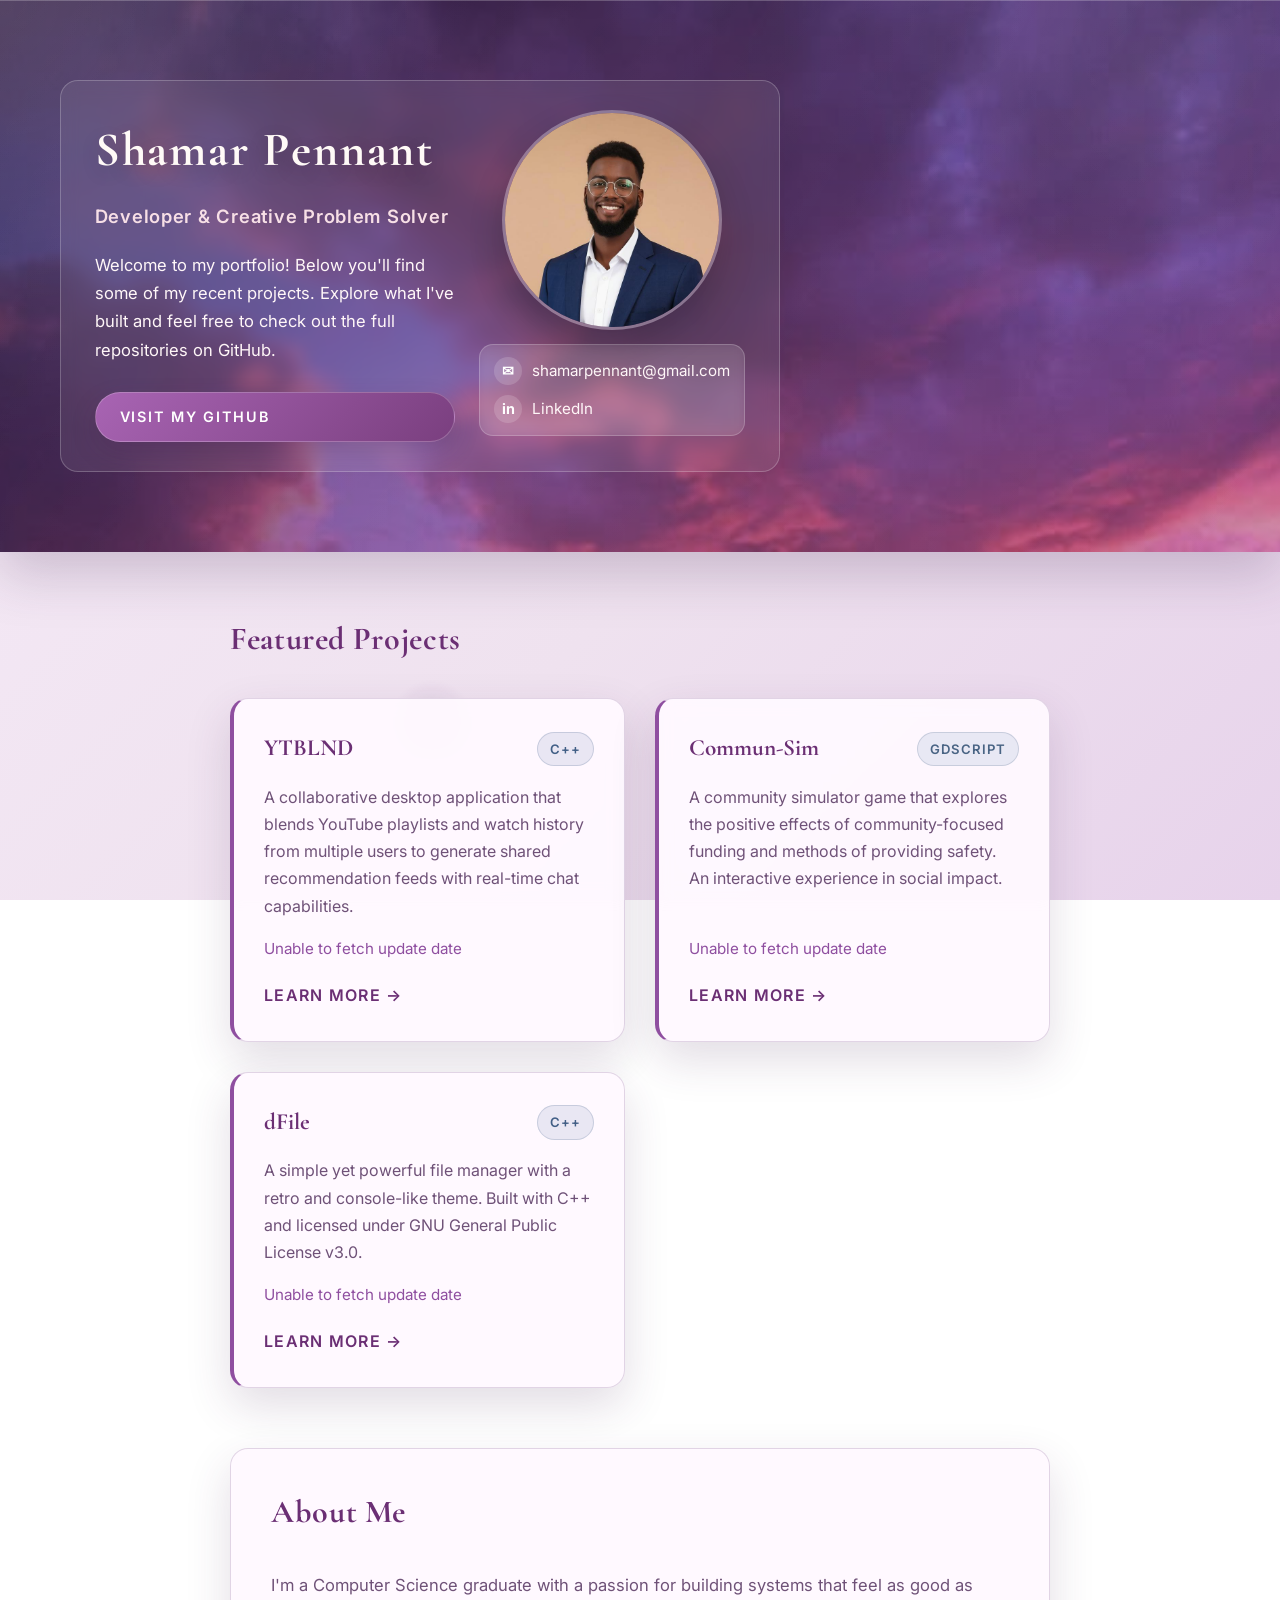
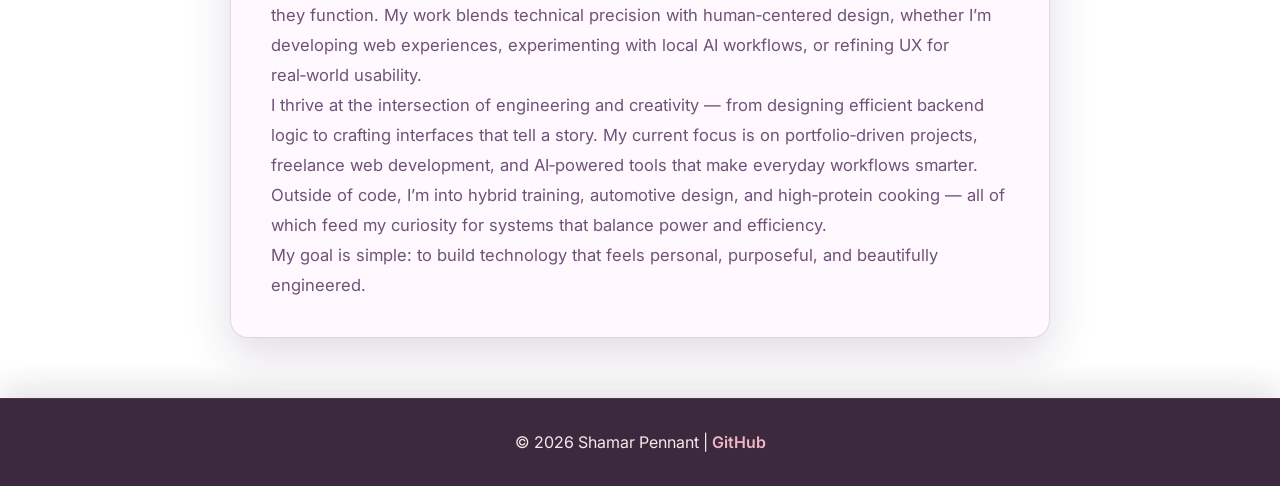
<file: index.html>
<!DOCTYPE html>
<html lang="en">
<head>
    <meta charset="UTF-8">
    <meta name="viewport" content="width=device-width, initial-scale=1.0">
    <title>Shamars Domain</title>
    <link rel="icon" type="image/svg+xml" href="resources/escape-favicon.svg">
    <link rel="apple-touch-icon" href="resources/escape-favicon.svg">

    <!-- Link to your stylesheet -->
    <link rel="stylesheet" href="css/style.css">
</head>

<body>
    <header class="hero">
        <div class="hero-content hero-content--split">
            <div class="hero-text">
                <h1>Shamar Pennant</h1>
                <p class="tagline">Developer & Creative Problem Solver</p>
                <p class="intro">
                    Welcome to my portfolio! Below you'll find some of my recent projects.
                    Explore what I've built and feel free to check out the full repositories on
                    GitHub.
                </p>
                <a href="https://github.com/slipnut44" class="cta-button hero-cta hero-cta--desktop">Visit My GitHub</a>
            </div>
            <div class="hero-side">
                <div class="hero-profile">
                    <img src="resources/desean_upper.jpeg" alt="Shamar Pennant portrait">
                </div>
                <div class="hero-contact" aria-label="Contact information">
                    <div class="contact-item">
                        <span class="contact-icon">✉</span>
                        <a href="mailto:shamarpennant@gmail.com">shamarpennant@gmail.com</a>
                    </div>
                    <div class="contact-item">
                        <span class="contact-icon">in</span>
                        <a href="https://www.linkedin.com/in/shamarpennant" target="_blank" rel="noopener noreferrer">LinkedIn</a>
                    </div>
                </div>
                <a href="https://github.com/slipnut44" class="cta-button hero-cta hero-cta--mobile">Visit My GitHub</a>
            </div>
        </div>
    </header>

    <main>
        <section class="projects-section">
            <h2 class="reveal-element">Featured Projects</h2>
            <div class="projects-container">
                <!-- Project 1: YTBLND -->
                <div class="project-card reveal-element">
                    <div class="project-header">
                        <h3>YTBLND</h3>
                        <span class="tech-badge cpp">C++</span>
                    </div>
                    <p class="project-description">A collaborative desktop application that blends YouTube playlists and watch history from multiple users to generate shared recommendation feeds with real-time chat capabilities.</p>
                    <div class="project-meta">
                        <span class="updated" data-repo="slipnut44/YTBLND">Loading...</span>
                    </div>
                    <a href="ytblnd.html" class="project-link">Learn More →</a>
                </div>
                <!-- Project 2: Commun-Sim -->
                <div class="project-card reveal-element">
                    <div class="project-header">
                        <h3>Commun-Sim</h3>
                        <span class="tech-badge gdscript">GDScript</span>
                    </div>
                    <p class="project-description">A community simulator game that explores the positive effects of community-focused funding and methods of providing safety. An interactive experience in social impact.</p>
                    <div class="project-meta">
                        <span class="updated" data-repo="slipnut44/Commun-Sim">Loading...</span>
                    </div>
                    <a href="commun-sim.html" class="project-link">Learn More →</a>
                </div>

                <!-- Project 3: dFile -->
                <div class="project-card reveal-element">
                    <div class="project-header">
                        <h3>dFile</h3>
                        <span class="tech-badge cpp">C++</span>
                    </div>
                    <p class="project-description">A simple yet powerful file manager with a retro and console-like theme. Built with C++ and licensed under GNU General Public License v3.0.</p>
                    <div class="project-meta">
                        <span class="updated" data-repo="slipnut44/dFile">Loading...</span>
                    </div>
                    <a href="dfile.html" class="project-link">Learn More →</a>
                </div>
            </div>
        </section>

        <section class="about-section">
            <h2 class="reveal-element">About Me</h2>
            <p class="reveal-element">I'm a Computer Science graduate with a passion for building systems that feel as good as they function. My work blends technical precision with human‑centered design, whether I’m developing web experiences, experimenting with local AI workflows, or refining UX for real‑world usability. <br> 

I thrive at the intersection of engineering and creativity — from designing efficient backend logic to crafting interfaces that tell a story. My current focus is on portfolio‑driven projects, freelance web development, and AI‑powered tools that make everyday workflows smarter. <br> 

Outside of code, I’m into hybrid training, automotive design, and high‑protein cooking — all of which feed my curiosity for systems that balance power and efficiency. <br> 

My goal is simple: to build technology that feels personal, purposeful, and beautifully engineered.</p>
        </section>

    </main>

    <footer>
        <p>© 2026 Shamar Pennant | <a href="https://github.com/slipnut44">GitHub</a></p>
    </footer>

    <!-- Link to your JavaScript file -->
    <script src="js/script.js"></script>
</body>
</html>
</file>
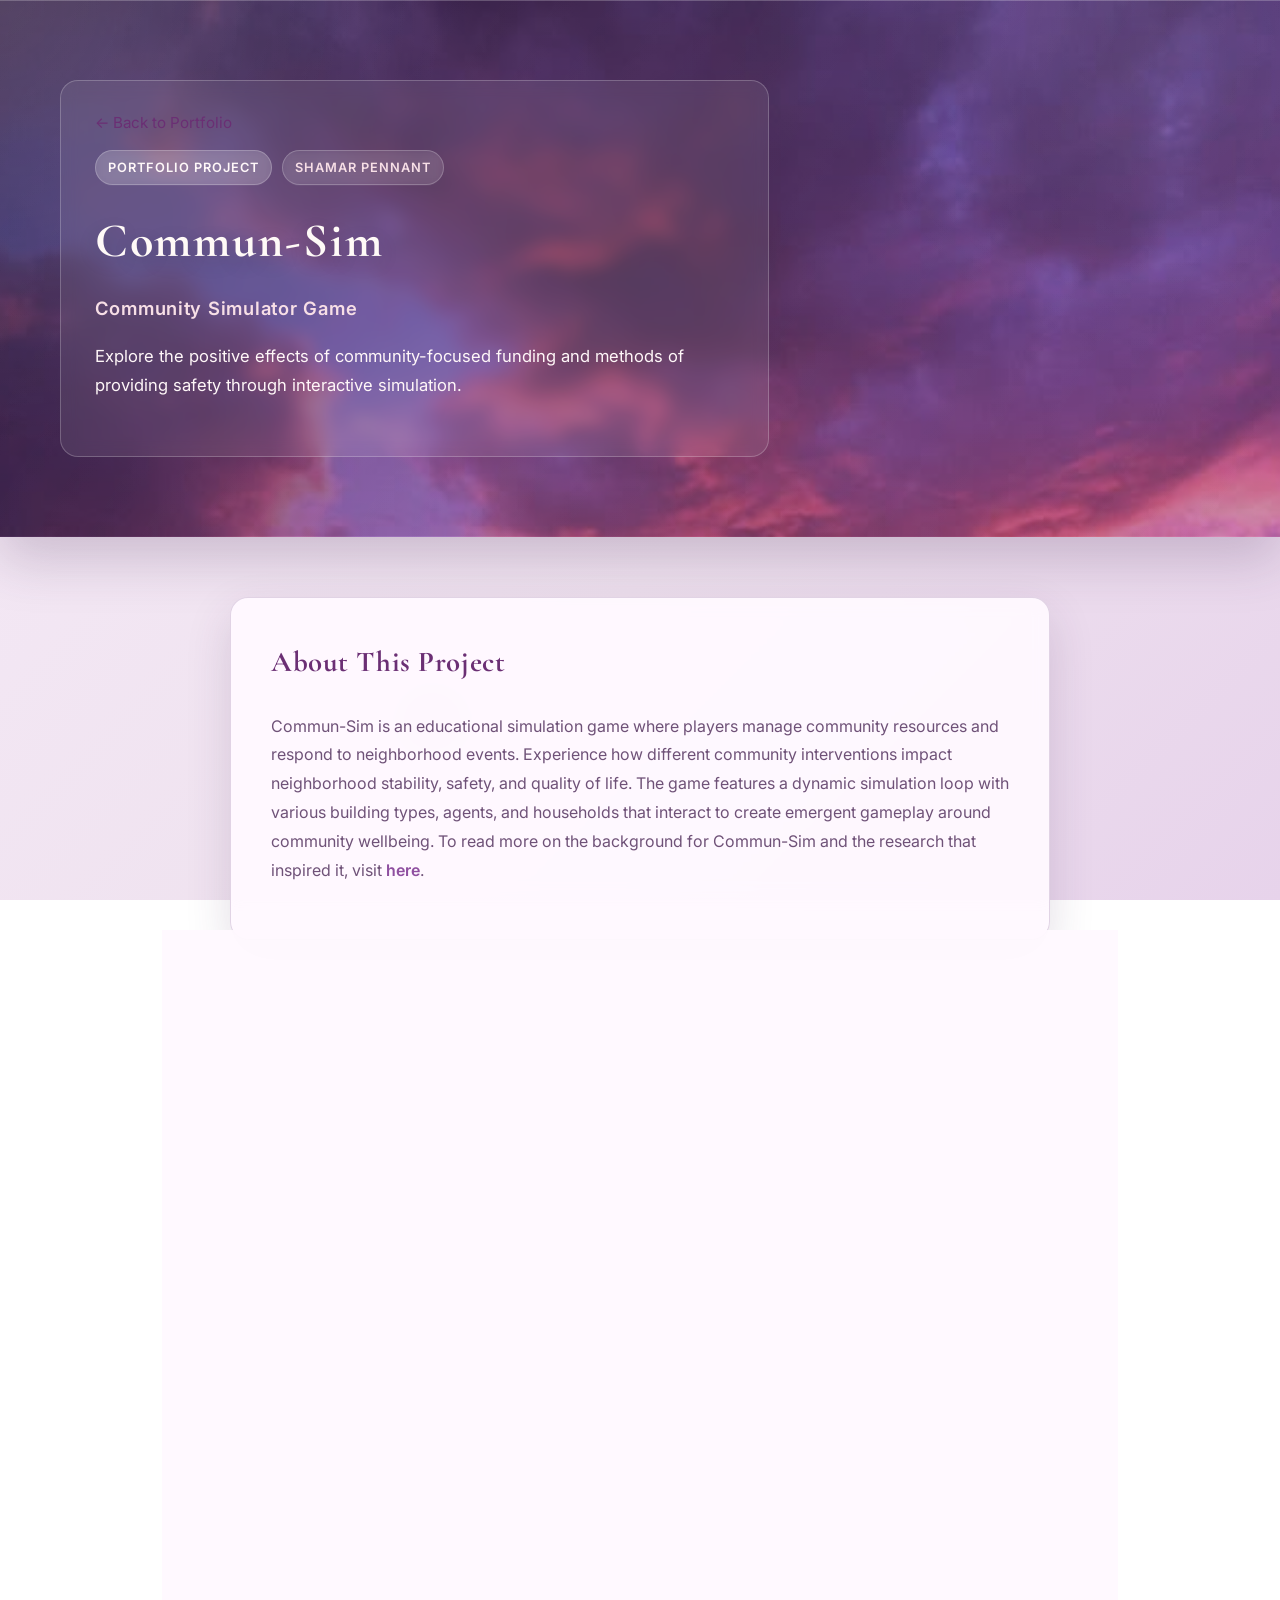
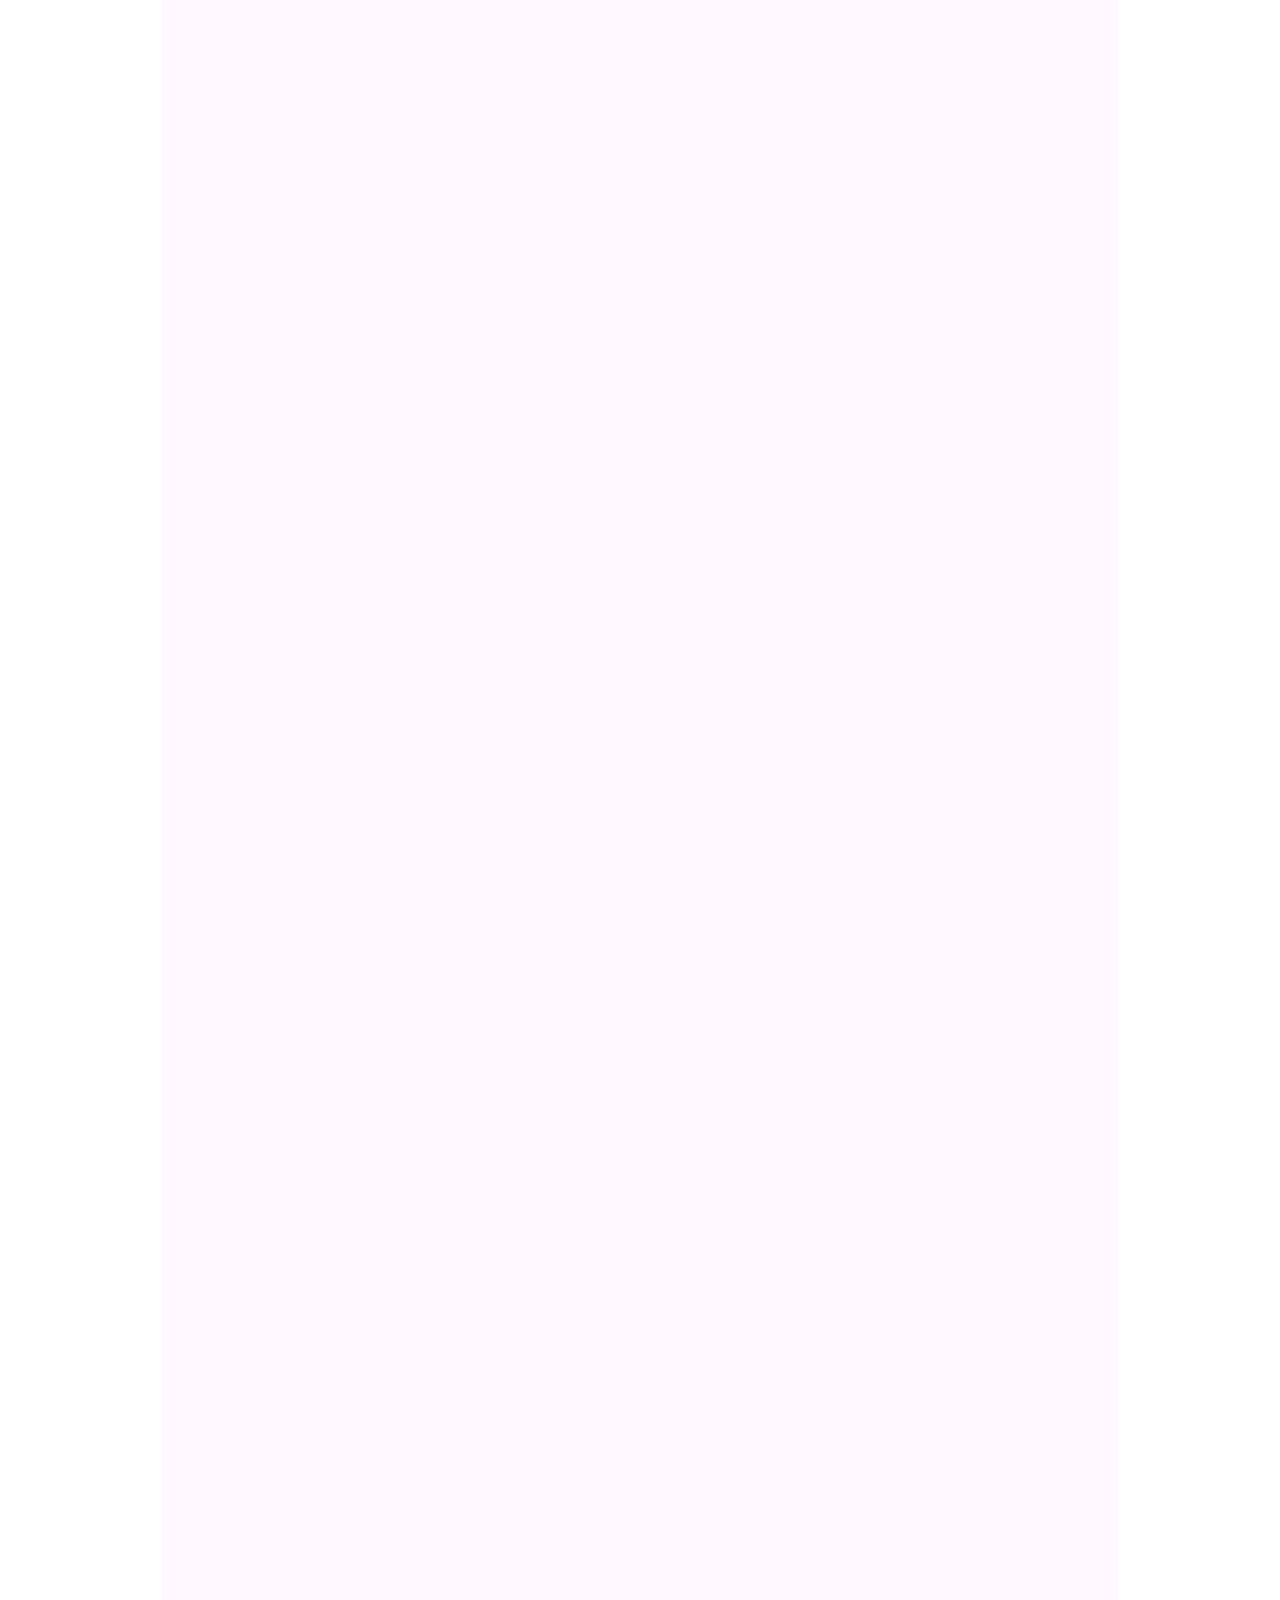
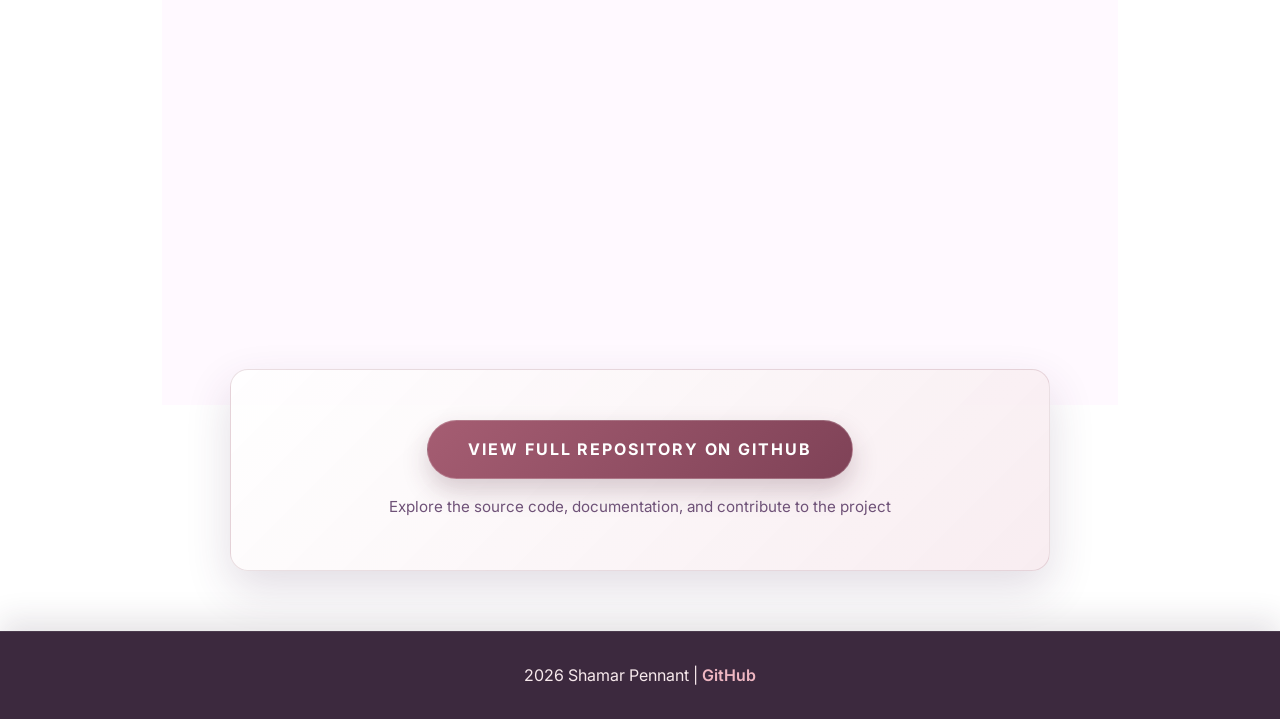
<file: commun-sim.html>
<!DOCTYPE html>
<html lang="en">
<head>
    <meta charset="UTF-8">
    <meta name="viewport" content="width=device-width, initial-scale=1.0">
    <title>Commun-Sim - Community Simulator Game</title>
    <link rel="icon" type="image/svg+xml" href="resources/escape-favicon.svg">
    <link rel="apple-touch-icon" href="resources/escape-favicon.svg">
    <link rel="stylesheet" href="css/style.css">
</head>

<body>
    <header class="hero">
        <div class="hero-content">
            <a href="index.html" class="back-link">← Back to Portfolio</a>
            <div class="hero-identity">
                <span class="hero-pill">Portfolio Project</span>
                <span class="hero-pill hero-pill--subtle">Shamar Pennant</span>
            </div>
            <h1>Commun-Sim</h1>
            <p class="tagline">Community Simulator Game</p>
            <p class="intro">
                Explore the positive effects of community-focused funding and methods of providing 
                safety through interactive simulation.
            </p>
        </div>
    </header>

    <main>
        <section class="project-detail-section reveal-element">
            <h2>About This Project</h2>
            <p>
                Commun-Sim is an educational simulation game where players manage community resources 
                and respond to neighborhood events. Experience how different community interventions 
                impact neighborhood stability, safety, and quality of life. The game features a dynamic 
                simulation loop with various building types, agents, and households that interact to 
                create emergent gameplay around community wellbeing.

                To read more on the background for Commun-Sim and the research that inspired it, visit 
                <a href="https://deseans-space.notion.site/Critical-Reflection-Abolition-Practices-Embodied-by-Commun-Sim-32512276ddb480809eccff10b4774814">here</a>.
            </p>
        </section>

        <section class="project-detail-section reveal-element">
            <h2>Core Features</h2>
            <div class="features-grid">
                <div class="feature-item">
                    <h3>Dynamic Simulation</h3>
                    <p>Real-time simulation loop where homes emit events based on stability. Watch as your decisions ripple through the community.</p>
                </div>
                <div class="feature-item">
                    <h3>Building Management</h3>
                    <p>Construct and manage Police Stations, Crisis Response Hubs, Social Services Offices, and Community Centers strategically.</p>
                </div>
                <div class="feature-item">
                    <h3>Agent System</h3>
                    <p>Specialized agents (Police, Crisis Responders, Social Workers, Community Workers) respond intelligently to neighborhood needs.</p>
                </div>
                <div class="feature-item">
                    <h3>Event-Driven gameplay</h3>
                    <p>Conflicts, mental health crises, and community needs occur dynamically based on neighborhood conditions.</p>
                </div>
                <div class="feature-item">
                    <h3>Resource Management</h3>
                    <p>Manage budgets, build infrastructure, and allocate resources to improve stability and safety metrics.</p>
                </div>
                <div class="feature-item">
                    <h3>Interactive UI</h3>
                    <p>Intuitive interface with build menus, statistics panels, event logs, and budget displays.</p>
                </div>
            </div>
        </section>

        <section class="project-detail-section reveal-element">
            <h2>Technical Details</h2>
            <div class="tech-info">
                <div class="tech-item">
                    <h3>Technology Stack</h3>
                    <ul>
                        <li><strong>Engine:</strong> Godot Engine 4.6+</li>
                        <li><strong>Language:</strong> GDScript</li>
                        <li><strong>Platform:</strong> Windows, macOS, Linux</li>
                        <li><strong>Architecture:</strong> Multi-node scene-based design</li>
                    </ul>
                </div>
                <div class="tech-item">
                    <h3>Key Components</h3>
                    <ul>
                        <li><strong>Sim_Manager:</strong> Core simulation autoload</li>
                        <li><strong>BuildingManager:</strong> Building placement & operations</li>
                        <li><strong>AgentManager:</strong> Agent behavior & spawning</li>
                        <li><strong>EventManager:</strong> Event generation & distribution</li>
                    </ul>
                </div>
                <div class="tech-item">
                    <h3>Requirements</h3>
                    <ul>
                        <li>Godot Engine 4.6 or later</li>
                    </ul>
                </div>
            </div>
        </section>

        <section class="project-detail-section reveal-element">
            <h2>Get Started</h2>
            <div class="get-started-content">
                <h3>Quick Start</h3>
                <ol>
                    <li>Download and install <a href="https://godotengine.org/download/" target="_blank">Godot Engine 4.6</a></li>
                    <li>Clone the repository: <code>git clone https://github.com/slipnut44/Commun-Sim.git</code></li>
                    <li>Open Godot and load the <code>src_</code> folder</li>
                    <li>Click Play (F5) to run the game in the editor</li>
                </ol>

                <h3>Building an Executable</h3>
                <ol>
                    <li>In Godot, go to <strong>File → Export Project</strong></li>
                    <li>Create or select an export preset for your platform</li>
                    <li>Configure export settings as needed</li>
                    <li>Click "Export Project" and select an output directory</li>
                    <li>Run the generated executable</li>
                </ol>

                <h3>Using the Prebuilt Binaries</h3>
                <ol>
                    <li>Clone the repository with <code>git clone https://github.com/slipnut44/Commun-Sim.git</code></li>
                    <li>Or, navigate to the <a href="https://github.com/slipnut44/Commun-Sim">repo</a>. Then navigate 
                        to src_/</li>
                    <li>Download the zip file titled <code>sample_files.zip</code> and extract it.
                        Ensuring that the extracted file contents are kept within the same directory.</li>
                </ol>

                <p>
                    For further details on how to use Commun-Sim, visit <a href="https://deseans-space.notion.site/Commun-Sim-32512276ddb48062b295cb040f5b241a">here</a>
                </p>
            </div>
        </section>

        <section class="cta-section reveal-element">
            <a href="https://github.com/slipnut44/Commun-Sim" class="cta-button primary" target="_blank">View Full Repository on GitHub</a>
            <p class="cta-subtitle">Explore the source code, documentation, and contribute to the project</p>
        </section>
    </main>

    <footer>
        <p>2026 Shamar Pennant | <a href="https://github.com/slipnut44">GitHub</a></p>
    </footer>

    <script src="js/script.js"></script>
</body>
</html>
</file>
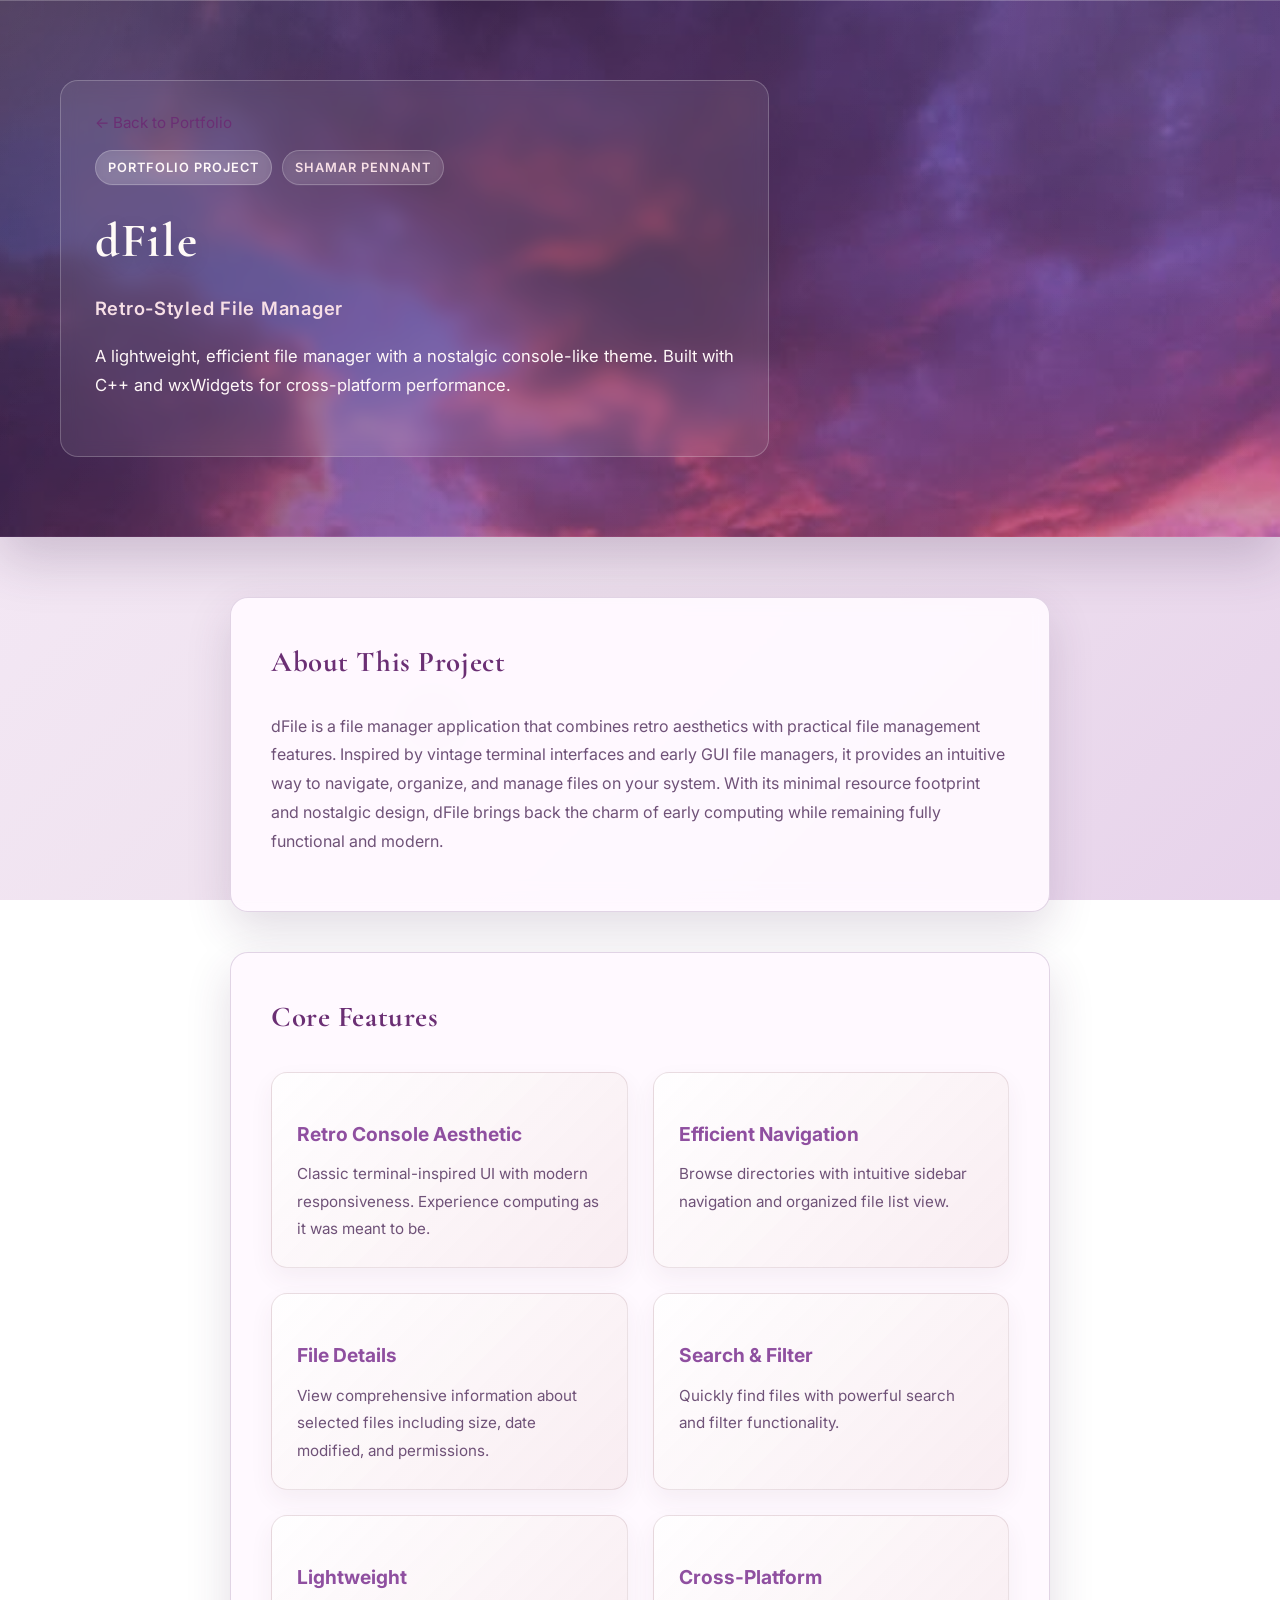
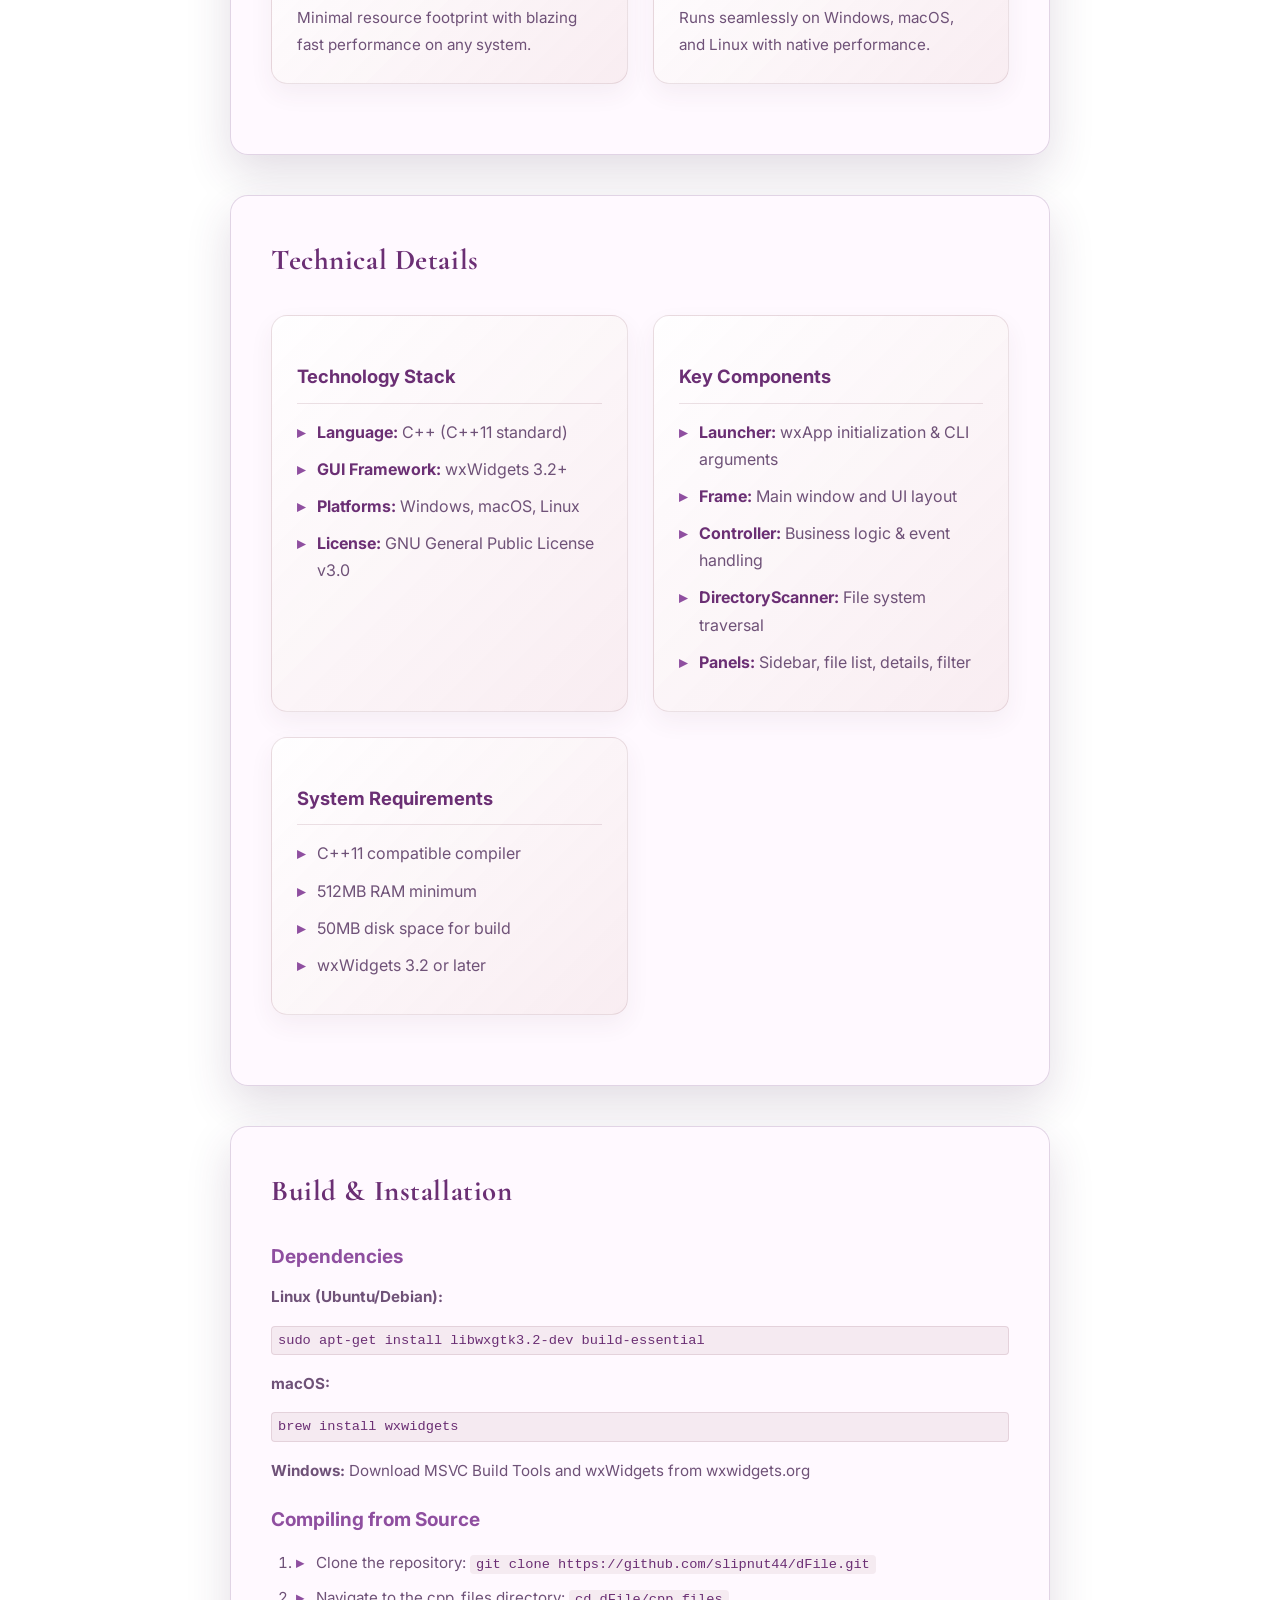
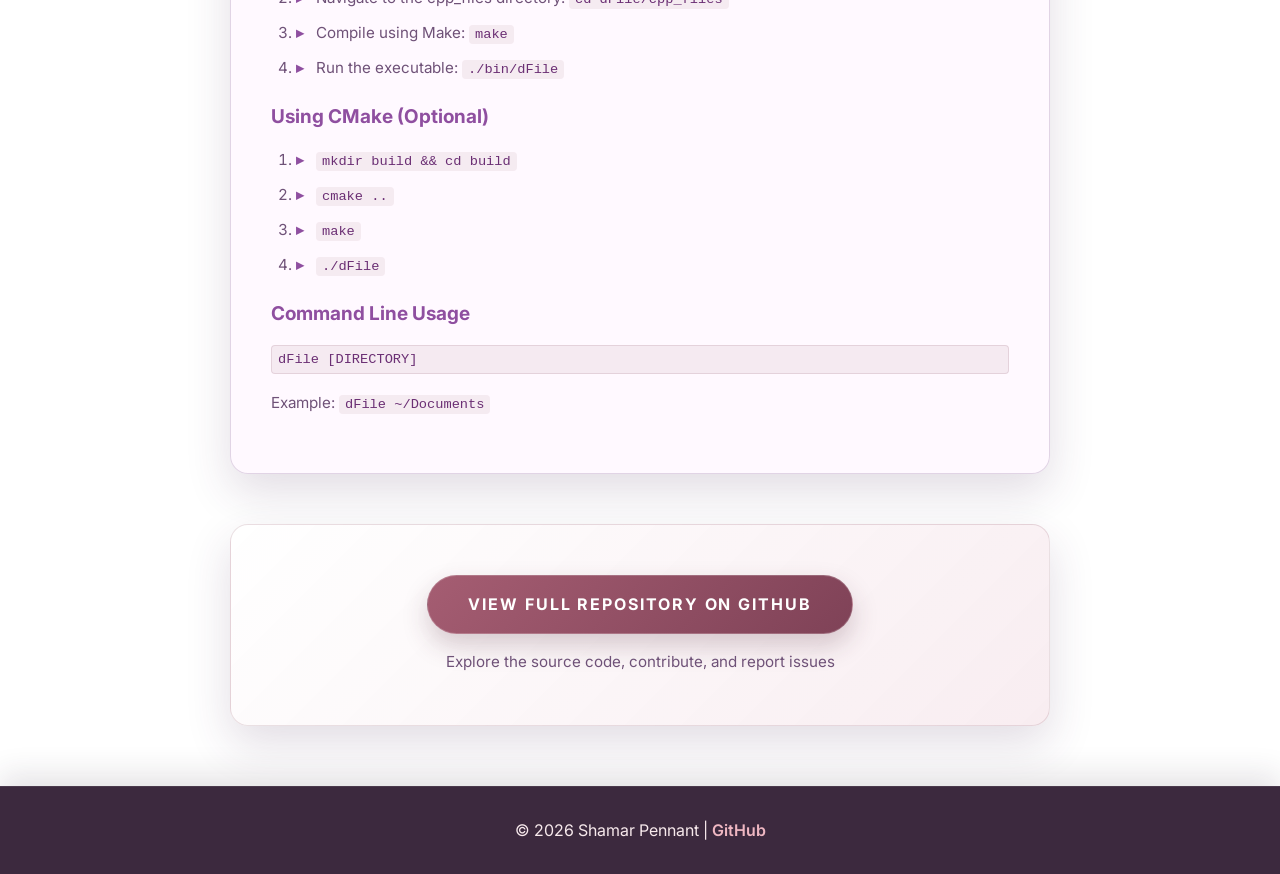
<file: dfile.html>
<!DOCTYPE html>
<html lang="en">
<head>
    <meta charset="UTF-8">
    <meta name="viewport" content="width=device-width, initial-scale=1.0">
    <title>dFile - Retro File Manager</title>
    <link rel="icon" type="image/svg+xml" href="resources/escape-favicon.svg">
    <link rel="apple-touch-icon" href="resources/escape-favicon.svg">
    <link rel="stylesheet" href="css/style.css">
</head>

<body>
    <header class="hero">
        <div class="hero-content">
            <a href="index.html" class="back-link">← Back to Portfolio</a>
            <div class="hero-identity">
                <span class="hero-pill">Portfolio Project</span>
                <span class="hero-pill hero-pill--subtle">Shamar Pennant</span>
            </div>
            <h1>dFile</h1>
            <p class="tagline">Retro-Styled File Manager</p>
            <p class="intro">A lightweight, efficient file manager with a nostalgic console-like theme. Built with C++ and wxWidgets for cross-platform performance.</p>
        </div>
    </header>

    <main>
        <section class="project-detail-section reveal-element">
            <h2>About This Project</h2>
            <p>dFile is a file manager application that combines retro aesthetics with practical file management features. Inspired by vintage terminal interfaces and early GUI file managers, it provides an intuitive way to navigate, organize, and manage files on your system. With its minimal resource footprint and nostalgic design, dFile brings back the charm of early computing while remaining fully functional and modern.</p>
        </section>

        <section class="project-detail-section reveal-element">
            <h2>Core Features</h2>
            <div class="features-grid">
                <div class="feature-item">
                    <h3>Retro Console Aesthetic</h3>
                    <p>Classic terminal-inspired UI with modern responsiveness. Experience computing as it was meant to be.</p>
                </div>
                <div class="feature-item">
                    <h3>Efficient Navigation</h3>
                    <p>Browse directories with intuitive sidebar navigation and organized file list view.</p>
                </div>
                <div class="feature-item">
                    <h3>File Details</h3>
                    <p>View comprehensive information about selected files including size, date modified, and permissions.</p>
                </div>
                <div class="feature-item">
                    <h3>Search & Filter</h3>
                    <p>Quickly find files with powerful search and filter functionality.</p>
                </div>
                <div class="feature-item">
                    <h3>Lightweight</h3>
                    <p>Minimal resource footprint with blazing fast performance on any system.</p>
                </div>
                <div class="feature-item">
                    <h3>Cross-Platform</h3>
                    <p>Runs seamlessly on Windows, macOS, and Linux with native performance.</p>
                </div>
            </div>
        </section>

        <section class="project-detail-section reveal-element">
            <h2>Technical Details</h2>
            <div class="tech-info">
                <div class="tech-item">
                    <h3>Technology Stack</h3>
                    <ul>
                        <li><strong>Language:</strong> C++ (C++11 standard)</li>
                        <li><strong>GUI Framework:</strong> wxWidgets 3.2+</li>
                        <li><strong>Platforms:</strong> Windows, macOS, Linux</li>
                        <li><strong>License:</strong> GNU General Public License v3.0</li>
                    </ul>
                </div>
                <div class="tech-item">
                    <h3>Key Components</h3>
                    <ul>
                        <li><strong>Launcher:</strong> wxApp initialization & CLI arguments</li>
                        <li><strong>Frame:</strong> Main window and UI layout</li>
                        <li><strong>Controller:</strong> Business logic & event handling</li>
                        <li><strong>DirectoryScanner:</strong> File system traversal</li>
                        <li><strong>Panels:</strong> Sidebar, file list, details, filter</li>
                    </ul>
                </div>
                <div class="tech-item">
                    <h3>System Requirements</h3>
                    <ul>
                        <li>C++11 compatible compiler</li>
                        <li>512MB RAM minimum</li>
                        <li>50MB disk space for build</li>
                        <li>wxWidgets 3.2 or later</li>
                    </ul>
                </div>
            </div>
        </section>

        <section class="project-detail-section reveal-element">
            <h2>Build & Installation</h2>
            <div class="get-started-content">
                <h3>Dependencies</h3>
                <p><strong>Linux (Ubuntu/Debian):</strong></p>
                <code class="code-block">sudo apt-get install libwxgtk3.2-dev build-essential</code>

                <p><strong>macOS:</strong></p>
                <code class="code-block">brew install wxwidgets</code>

                <p><strong>Windows:</strong> Download MSVC Build Tools and wxWidgets from wxwidgets.org</p>

                <h3>Compiling from Source</h3>
                <ol>
                    <li>Clone the repository: <code>git clone https://github.com/slipnut44/dFile.git</code></li>
                    <li>Navigate to the cpp_files directory: <code>cd dFile/cpp_files</code></li>
                    <li>Compile using Make: <code>make</code></li>
                    <li>Run the executable: <code>./bin/dFile</code></li>
                </ol>

                <h3>Using CMake (Optional)</h3>
                <ol>
                    <li><code>mkdir build && cd build</code></li>
                    <li><code>cmake ..</code></li>
                    <li><code>make</code></li>
                    <li><code>./dFile</code></li>
                </ol>

                <h3>Command Line Usage</h3>
                <code class="code-block">dFile [DIRECTORY]</code>
                <p>Example: <code>dFile ~/Documents</code></p>
            </div>
        </section>

        <section class="cta-section reveal-element">
            <a href="https://github.com/slipnut44/dFile" class="cta-button primary" target="_blank">View Full Repository on GitHub</a>
            <p class="cta-subtitle">Explore the source code, contribute, and report issues</p>
        </section>
    </main>

    <footer>
        <p>© 2026 Shamar Pennant | <a href="https://github.com/slipnut44">GitHub</a></p>
    </footer>

    <script src="js/script.js"></script>
</body>
</html>
</file>
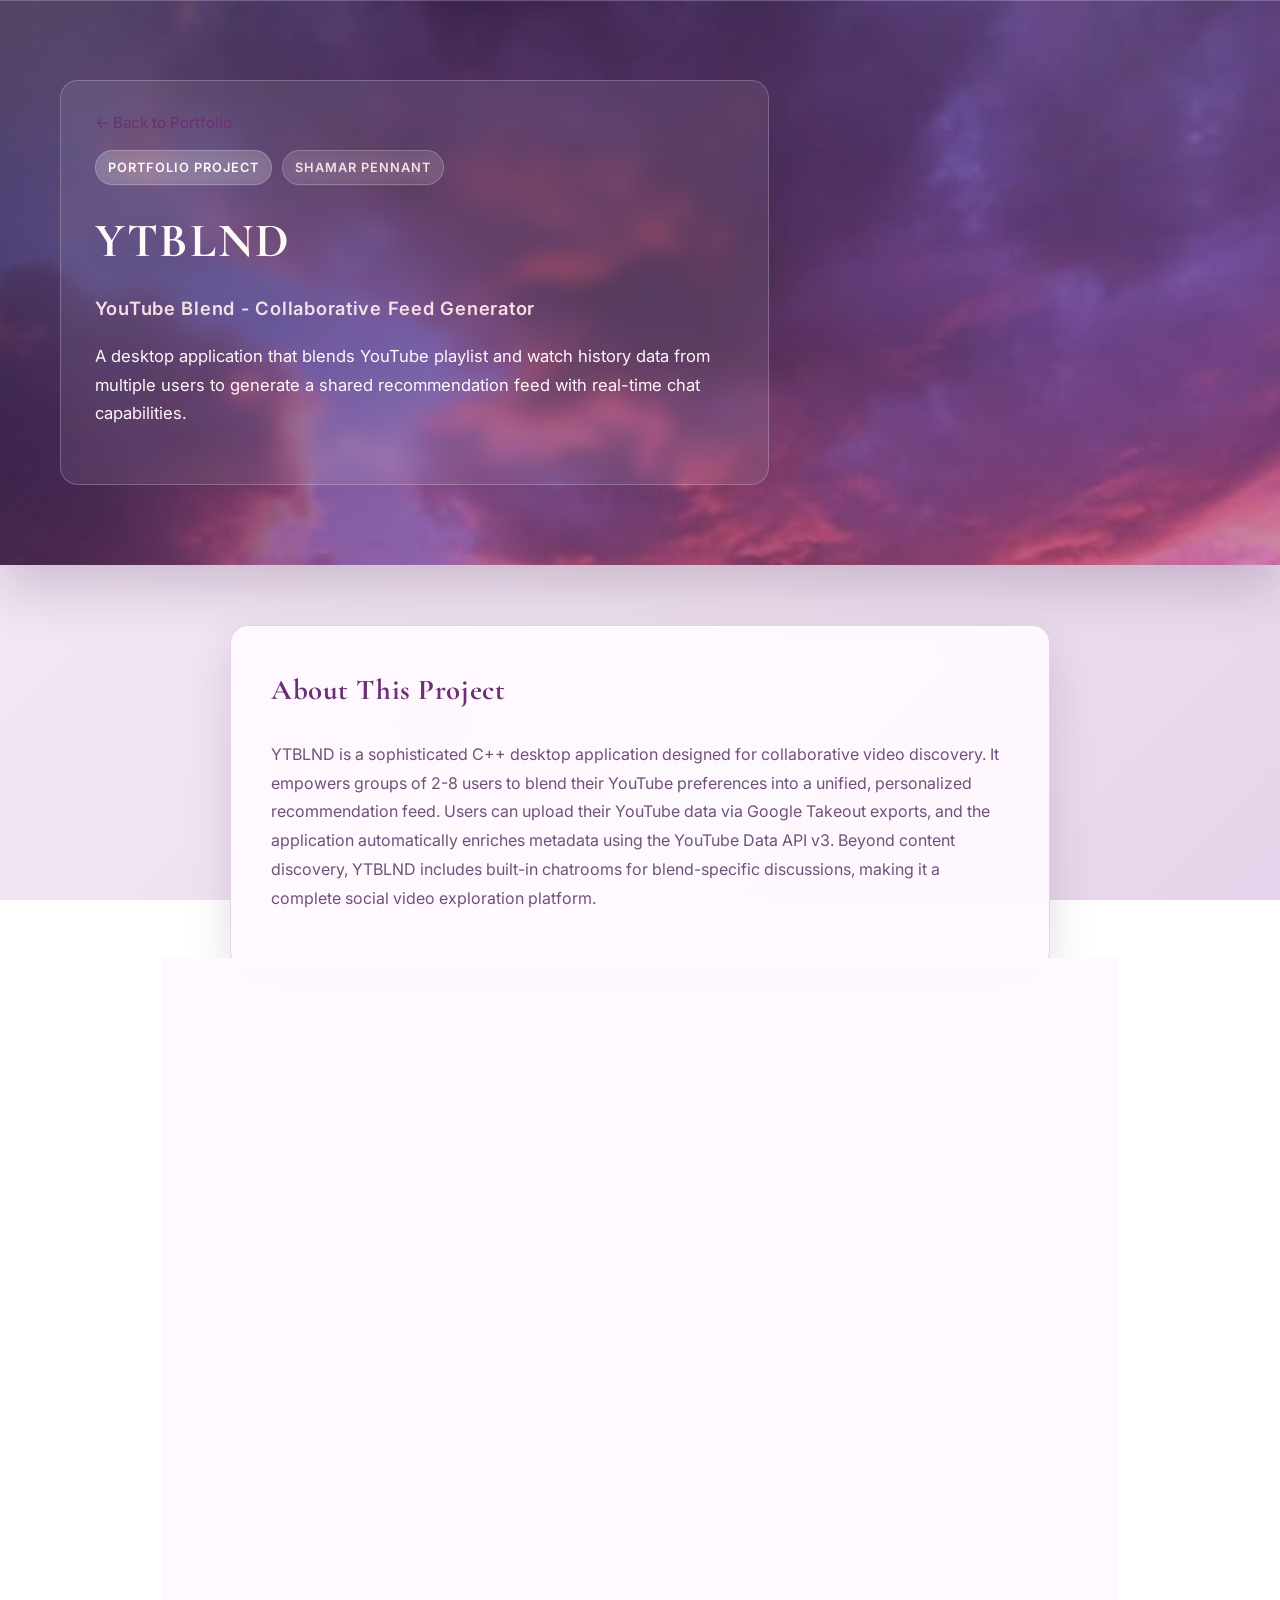
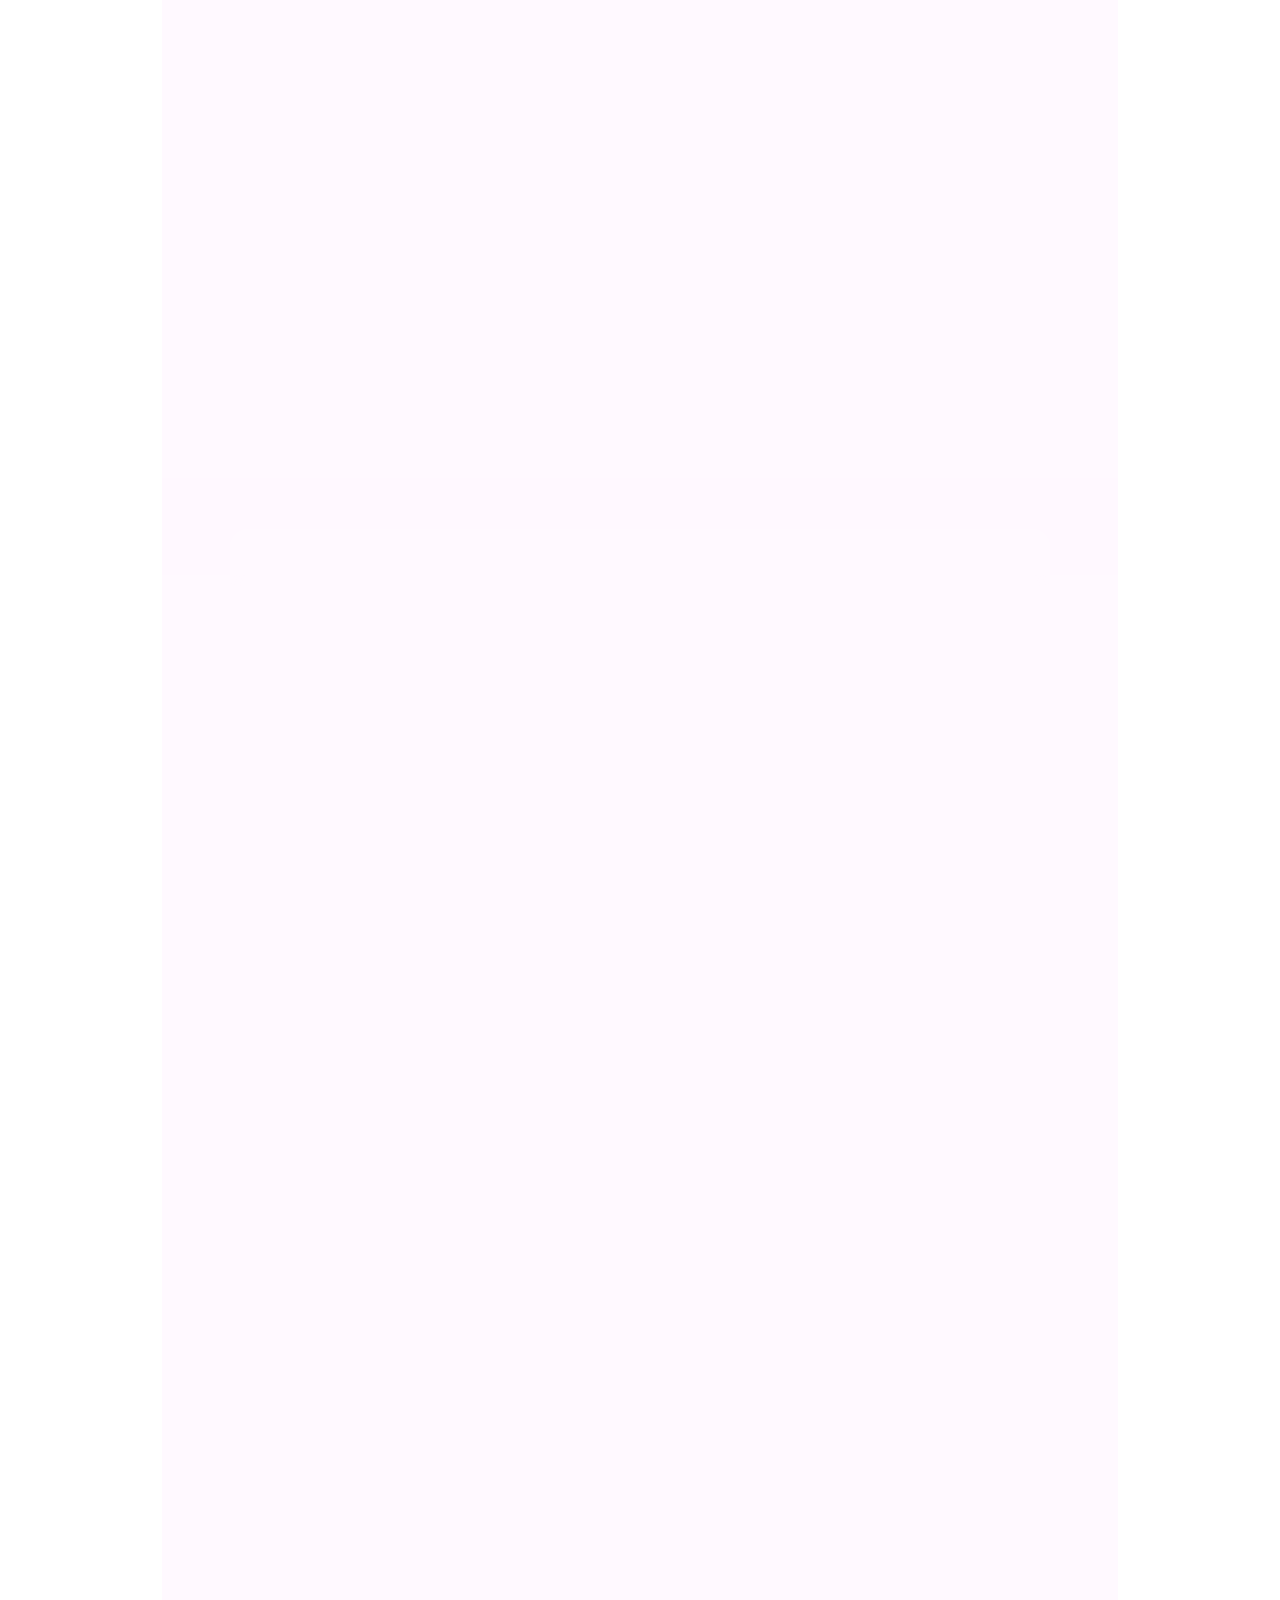
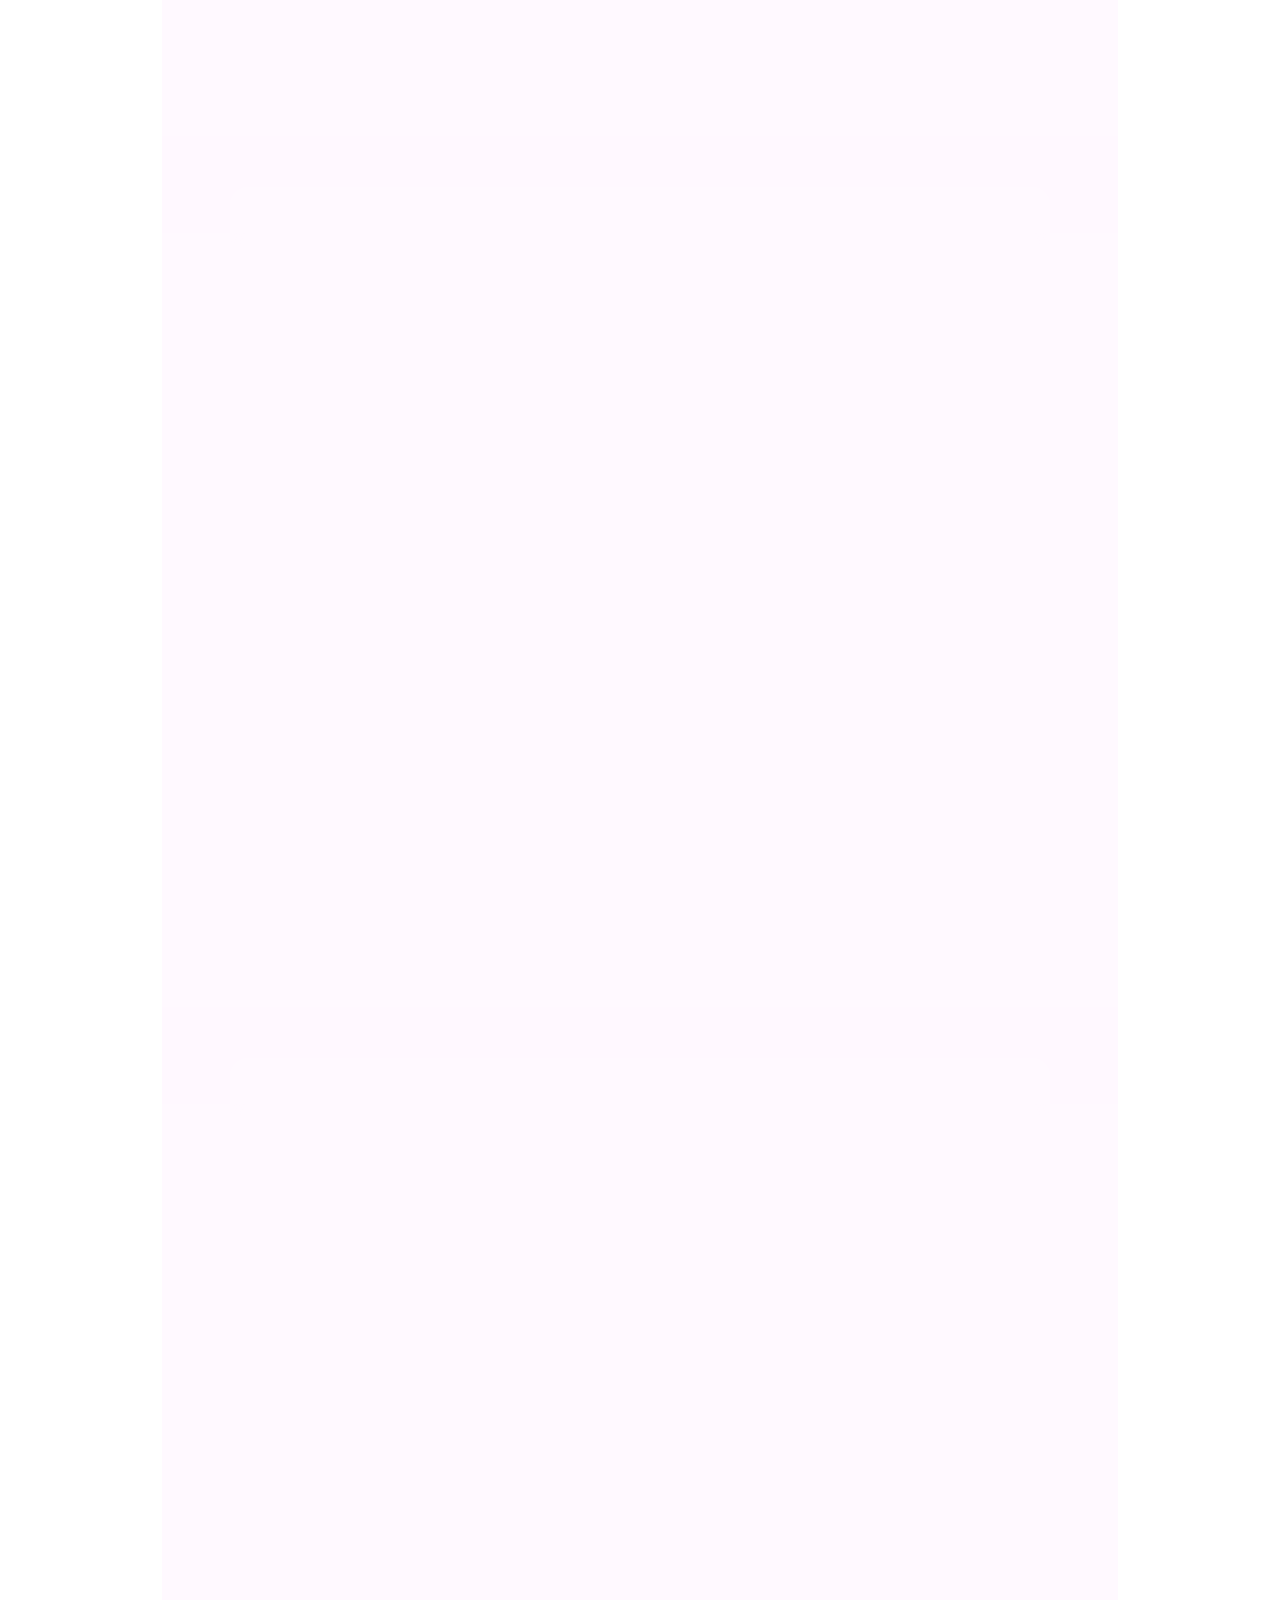
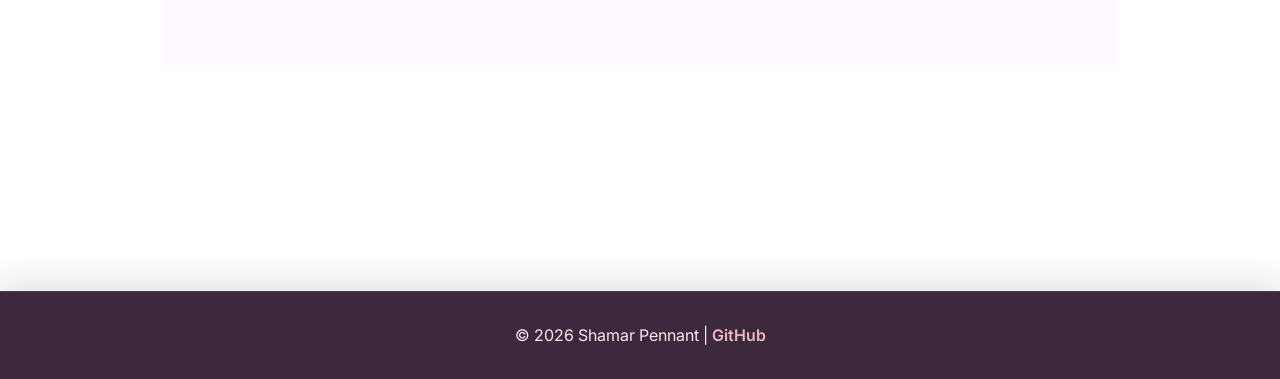
<file: ytblnd.html>
<!DOCTYPE html>
<html lang="en">
<head>
    <meta charset="UTF-8">
    <meta name="viewport" content="width=device-width, initial-scale=1.0">
    <title>YTBLND - YouTube Blend Application</title>
    <link rel="icon" type="image/svg+xml" href="resources/escape-favicon.svg">
    <link rel="apple-touch-icon" href="resources/escape-favicon.svg">
    <link rel="stylesheet" href="css/style.css">
</head>

<body>
    <header class="hero">
        <div class="hero-content">
            <a href="index.html" class="back-link">← Back to Portfolio</a>
            <div class="hero-identity">
                <span class="hero-pill">Portfolio Project</span>
                <span class="hero-pill hero-pill--subtle">Shamar Pennant</span>
            </div>
            <h1>YTBLND</h1>
            <p class="tagline">YouTube Blend - Collaborative Feed Generator</p>
            <p class="intro">A desktop application that blends YouTube playlist and watch history data from multiple users to generate a shared recommendation feed with real-time chat capabilities.</p>
        </div>
    </header>

    <main>
        <section class="project-detail-section reveal-element">
            <h2>About This Project</h2>
            <p>YTBLND is a sophisticated C++ desktop application designed for collaborative video discovery. It empowers groups of 2-8 users to blend their YouTube preferences into a unified, personalized recommendation feed. Users can upload their YouTube data via Google Takeout exports, and the application automatically enriches metadata using the YouTube Data API v3. Beyond content discovery, YTBLND includes built-in chatrooms for blend-specific discussions, making it a complete social video exploration platform.</p>
        </section>

        <section class="project-detail-section reveal-element">
            <h2>Core Features</h2>
            <div class="features-grid">
                <div class="feature-item">
                    <h3>User Management</h3>
                    <p>Secure registration and login system with persistent user profiles and preferences.</p>
                </div>
                <div class="feature-item">
                    <h3>Data Import</h3>
                    <p>Upload YouTube data via Google Takeout CSV or HTML watch history exports seamlessly.</p>
                </div>
                <div class="feature-item">
                    <h3>Metadata Enrichment</h3>
                    <p>Automatic enhancement of video metadata including titles, channels, thumbnails, and logos via YouTube Data API.</p>
                </div>
                <div class="feature-item">
                    <h3>Blend Creation</h3>
                    <p>Create blends with 2-8 participants and customize your collaborative viewing experience.</p>
                </div>
                <div class="feature-item">
                    <h3>Randomized Feed</h3>
                    <p>Experience blended video recommendations in a dynamic 3×2 grid with intelligent randomization algorithms.</p>
                </div>
                <div class="feature-item">
                    <h3>Real-Time Chat</h3>
                    <p>Discuss videos with blend participants in dedicated blend-specific chatrooms.</p>
                </div>
                <div class="feature-item">
                    <h3>Feed Navigation</h3>
                    <p>Paginate through results with intuitive refresh functionality to discover more blended content.</p>
                </div>
                <div class="feature-item">
                    <h3>Persistent Storage</h3>
                    <p>Server-backed data persistence with SQLite support for local development and testing.</p>
                </div>
            </div>
        </section>

        <section class="project-detail-section reveal-element">
            <h2>Technical Details</h2>
            <div class="tech-info">
                <div class="tech-item">
                    <h3>Technology Stack</h3>
                    <ul>
                        <h4>Frontend (C++):</h4>
                        <li><strong>wxWidgets</strong> — GUI framework</li>
                        <li><strong>libcurl</strong> — HTTP requests</li>
                        <li><strong>IXWebSocket</strong> — Real-time chat</li>
                        <li><strong>nlohmann/json</strong> — JSON parsing</li>
                        <li><strong>Gumbo Parser</strong> — HTML parsing (optional)</li>
                        <li><strong>SQLite3</strong> — Local persistence (optional)</li>
                        <li><strong>GoogleTest</strong> — Testing (optional)</li>
                        
                        <h4>Backend:</h4>
                        <li><strong>Go</strong> — Server implementation</li>
                        <li><strong>YouTube Data API v3</strong> — Metadata enrichment</li>
                    </ul>
                </div>
                <div class="tech-item">
                    <h3>Architecture</h3>
                    <ul>
                        <li><strong>Modular Design:</strong> Separation of UI, business logic, data parsing, algorithms, and persistence</li>
                        <li><strong>Data Layer:</strong> Handles YouTube CSV and HTML export parsing</li>
                        <li><strong>Algorithm Layer:</strong> Implements blending and randomization logic</li>
                        <li><strong>Backend Integration:</strong> Server-backed persistence with local SQLite fallback</li>
                        <li><strong>API Integration:</strong> Real-time metadata enrichment from YouTube</li>
                    </ul>
                </div>
                <div class="tech-item">
                    <h3>System Requirements</h3>
                    <ul>
                        <li>CMake 3.16+</li>
                        <li>C++20 compatible compiler (GCC or Clang)</li>
                        <li>wxWidgets (core, base, net)</li>
                        <li>libcurl</li>
                        <li><em>Optional:</em> SQLite3, Gumbo Parser, GoogleTest, Doxygen</li>
                    </ul>
                </div>
            </div>
        </section>

        <section class="project-detail-section reveal-element">
            <h2>Build & Installation</h2>
            <div class="get-started-content">
                <h3>Dependencies</h3>
                <p><strong>Arch Linux:</strong></p>
                <code class="code-block">sudo pacman -S cmake gcc wxwidgets-gtk3 curl sqlite gumbo-parser gtest ixwebsocket</code>

                <p><strong>Ubuntu / Debian:</strong></p>
                <code class="code-block">sudo apt install cmake g++ libwxgtk3.2-dev libcurl4-openssl-dev libsqlite3-dev libgumbo-dev libgtest-dev libixwebsocket-dev</code>

                <p><strong>Fedora / RHEL / CentOS:</strong></p>
                <code class="code-block">sudo dnf install cmake gcc gcc-c++ wxGTK3-devel libcurl-devel sqlite-devel gumbo-parser gumbo-parser-devel gtest-devel ixwebsocket-devel</code>

                <p><strong>macOS:</strong></p>
                <code class="code-block">brew install cmake wxwidgets curl sqlite gumbo-parser googletest ixwebsocket</code>

                <h3>Building from Source</h3>
                <code class="code-block">cd YTBLND-group45_cs3305proj<br>./build_src.sh</code>

                <h3>Running Tests</h3>
                <code class="code-block">./run_tests.sh<br>./test_live_backend_connectivity.sh</code>
            </div>
        </section>

        <section class="project-detail-section reveal-element">
            <h2>Team & Credits</h2>
            <p>YTBLND is a group project from CS3307 (Software Engineering - Object Oriented Programming & Analysis) at the University of Western Ontario, developed collaboratively by Group 45 as a university coursework assignment. The roles listed below reflect team members' primary responsibilities and contributions to the project during development.</p>
            
            <h3>Team Members</h3>
            <ul>
				<li><strong>Shamar Pennant</strong> - Lead Developer & Project Architect</li>
                <li><strong>Jasmine Kumar</strong> - Lead Developer</li>
                <li><strong>Xavier Lusetti</strong> - Developer</li>
                <li><strong>Sophie Smith Stewart</strong> - Developer</li>
                <li><strong>Yousef Selim</strong> - Initial Planning & Documentation</li>
            </ul>
        </section>
        
        <section class="cta-section reveal-element">
            <a href="https://github.com/slipnut44/YTBLND" class="cta-button primary" target="_blank">View Full Repository on GitHub</a>
            <p class="cta-subtitle">Explore the source code, documentation, and contribute to the project</p>
        </section>
    </main>

    <footer>
        <p>© 2026 Shamar Pennant | <a href="https://github.com/slipnut44">GitHub</a></p>
    </footer>

    <!-- Link to your JavaScript file -->
    <script src="js/script.js"></script>
</body>
</html>
</file>
<file: css/style.css>
@import url('https://fonts.googleapis.com/css2?family=Inter:wght@400;500;600;700&family=Cormorant+Garamond:wght@500;600;700&display=swap');

:root {
    --page-bg: #f6ebf8;
    --page-bg-deep: #e7d3eb;
    --surface: rgba(255, 249, 255, 0.95);
    --surface-strong: #fefcff;
    --text-main: #3a2141;
    --text-muted: #6f5278;
    --accent: #8f4fa0;
    --accent-strong: #6b2f74;
    --accent-soft: #d4b0e2;
    --accent-glow: rgba(107, 47, 116, 0.16);
    --border: rgba(90, 45, 110, 0.18);
    --shadow: 0 18px 45px rgba(74, 41, 90, 0.16);
}

* {
    margin: 0;
    padding: 0;
    box-sizing: border-box;
}

body {
    font-family: 'Inter', 'Segoe UI', Arial, sans-serif;
    line-height: 1.7;
    color: var(--text-main);
    background:
        radial-gradient(circle at top left, rgba(202, 165, 217, 0.28), transparent 34%),
        linear-gradient(135deg, var(--page-bg) 0%, #efe2ef 56%, var(--page-bg-deep) 100%);
    background-attachment: fixed;
    min-height: 100vh;
    position: relative;
}

body::before {
    content: '';
    position: fixed;
    inset: 0;
    pointer-events: none;
    z-index: 0;
}

body::after {
    content: '';
    position: fixed;
    inset: -8%;
    background-image:
        radial-gradient(circle at 15% 18%, rgba(151, 93, 170, 0.18) 0 0, transparent 22%),
        radial-gradient(circle at 82% 24%, rgba(186, 118, 204, 0.16) 0 0, transparent 20%),
        radial-gradient(circle at 36% 76%, rgba(102, 58, 124, 0.14) 0 0, transparent 24%);
    background-position: 15% 18%, 82% 24%, 36% 76%;
    background-repeat: no-repeat;
    background-size: 12% 12%, 10% 10%, 14% 14%;
    mix-blend-mode: multiply;
    opacity: 0.9;
    pointer-events: none;
    z-index: 0;
    animation: ripple-fade 14s ease-in-out infinite;
}

@keyframes ripple-fade {
    0% {
        background-size: 12% 12%, 10% 10%, 14% 14%;
        opacity: 0.16;
    }
    40% {
        background-size: 30% 30%, 24% 24%, 34% 34%;
        opacity: 0.28;
    }
    70% {
        background-size: 46% 46%, 40% 40%, 50% 50%;
        opacity: 0.17;
    }
    100% {
        background-size: 56% 56%, 48% 48%, 60% 60%;
        opacity: 0.08;
    }
}

body > * {
    position: relative;
    z-index: 1;
}

header.hero {
    background:
        linear-gradient(135deg, rgba(26, 10, 37, 0.74) 0%, rgba(82, 42, 98, 0.62) 42%, rgba(157, 103, 168, 0.48) 100%),
        url('../resources/purple_sky.jpeg');
    background-size: cover;
    background-position: center;
    background-repeat: no-repeat;
    background-blend-mode: multiply, normal;
    color: #fffaf7;
    padding: 80px 60px;
    text-align: left;
    box-shadow: inset 0 1px 0 rgba(255, 255, 255, 0.22), 0 22px 50px rgba(70, 42, 82, 0.22);
    position: relative;
    overflow: hidden;
    display: flex;
    align-items: flex-start;
    justify-content: flex-start;
    gap: 28px;
    min-height: 420px;
}

header.hero::before {
    content: '';
    position: absolute;
    inset: 0;
    background:
        radial-gradient(circle at top left, rgba(255, 255, 255, 0.16), transparent 32%),
        radial-gradient(circle at 90% 10%, rgba(255, 255, 255, 0.08), transparent 24%),
        linear-gradient(120deg, transparent 0%, rgba(255, 255, 255, 0.06) 50%, transparent 100%);
    pointer-events: none;
    opacity: 0.95;
}

.hero-content {
    max-width: 720px;
    position: relative;
    z-index: 1;
    text-align: left;
    display: flex;
    flex-direction: column;
    justify-content: center;
    padding: 1.8rem 2.1rem;
    border: 1px solid rgba(255, 255, 255, 0.22);
    background: rgba(255, 255, 255, 0.08);
    backdrop-filter: blur(8px);
    border-radius: 18px;
}

.hero-content--split {
    flex-direction: row;
    align-items: flex-start;
    justify-content: space-between;
    gap: 24px;
    width: 100%;
}

.hero-text {
    flex: 1;
    display: flex;
    flex-direction: column;
    justify-content: center;
}

.hero-side {
    display: flex;
    flex-direction: column;
    align-items: flex-end;
    gap: 14px;
    min-width: 260px;
}

.hero-profile {
    width: 220px;
    height: 220px;
    flex-shrink: 0;
    border-radius: 50%;
    overflow: hidden;
    border: 3px solid rgba(255, 255, 255, 0.3);
    box-shadow: 0 16px 34px rgba(0, 0, 0, 0.2);
    position: relative;
    z-index: 1;
    align-self: anchor-center;
    margin-top: 0;
}

.hero-contact {
    display: grid;
    grid-template-columns: 1fr;
    gap: 10px;
    width: 100%;
    padding: 12px 14px;
    border: 1px solid rgba(255, 255, 255, 0.2);
    border-radius: 14px;
    background: rgba(255, 255, 255, 0.1);
    backdrop-filter: blur(6px);
}

.contact-item {
    display: flex;
    align-items: center;
    gap: 10px;
    font-size: 0.95rem;
}

.contact-icon {
    width: 28px;
    height: 28px;
    display: inline-flex;
    align-items: center;
    justify-content: center;
    border-radius: 999px;
    background: rgba(255, 255, 255, 0.16);
    color: #fff;
    font-weight: 700;
    font-size: 0.9rem;
}

.contact-item a {
    color: #fff7f8;
    text-decoration: none;
    transition: color 0.2s ease;
}

.contact-item a:hover {
    color: #f8dce7;
}

.hero-profile img {
    width: 100%;
    height: 100%;
    object-fit: cover;
    display: block;
}

header.hero h1 {
    font-family: 'Cormorant Garamond', Georgia, serif;
    font-size: 3rem;
    margin-bottom: 10px;
    font-weight: 700;
    letter-spacing: 0.04em;
    text-shadow: 0 6px 20px rgba(0, 0, 0, 0.18);
}

.tagline {
    font-size: 1.15em;
    margin-bottom: 18px;
    color: #f7dfe6;
    font-weight: 600;
    letter-spacing: 0.04em;
}

.intro {
    font-size: 1.04em;
    margin-bottom: 28px;
    max-width: 640px;
    color: #fff7f8;
    text-align: left;
}

.cta-button {
    display: inline-block;
    background: linear-gradient(135deg, #a864b3 0%, #7a3f7f 100%);
    color: #ffffff;
    padding: 12px 24px;
    border-radius: 999px;
    border: 1px solid rgba(255, 255, 255, 0.22);
    text-decoration: none;
    font-weight: 600;
    font-family: 'Inter', 'Segoe UI', Arial, sans-serif;
    transition: all 0.25s ease;
    box-shadow: 0 10px 25px rgba(69, 33, 77, 0.22);
    text-transform: uppercase;
    letter-spacing: 0.12em;
    font-size: 0.9rem;
}

.cta-button:hover {
    transform: translateY(-2px);
    box-shadow: 0 15px 30px rgba(69, 33, 77, 0.28);
    background: linear-gradient(135deg, #9c5ca6 0%, #6b356a 100%);
}

main {
    max-width: 980px;
    margin: 60px auto;
    padding: 0 80px;
    position: relative;
    z-index: 1;
}

.reveal-element {
    opacity: 1;
    transform: translateY(0);
    transition: opacity 0.6s ease, transform 0.6s ease;
}

.reveal-element.reveal-hidden {
    opacity: 0;
    transform: translateY(20px);
}

.reveal-element.is-visible {
    opacity: 1;
    transform: translateY(0);
}

.projects-section h2,
.about-section h2 {
    font-family: 'Cormorant Garamond', Georgia, serif;
    font-size: 2rem;
    margin-bottom: 32px;
    text-align: left;
    color: var(--accent-strong);
    letter-spacing: 0.02em;
}

.projects-container {
    display: grid;
    grid-template-columns: repeat(auto-fit, minmax(300px, 1fr));
    gap: 30px;
    margin-bottom: 60px;
}

.project-card {
    background: var(--surface);
    border-radius: 18px;
    padding: 30px;
    box-shadow: var(--shadow);
    transition: all 0.3s ease;
    border: 1px solid var(--border);
    border-left: 4px solid var(--accent);
    display: flex;
    flex-direction: column;
    backdrop-filter: blur(8px);
}

.project-card:hover {
    transform: translateY(-6px);
    box-shadow: 0 20px 45px rgba(87, 45, 63, 0.16);
    border-color: var(--accent);
}

.project-header {
    display: flex;
    justify-content: space-between;
    align-items: center;
    margin-bottom: 15px;
}

.project-header h3 {
    font-family: 'Cormorant Garamond', Georgia, serif;
    font-size: 1.45em;
    color: var(--accent-strong);
}

.tech-badge {
    display: inline-block;
    padding: 5px 12px;
    border-radius: 999px;
    font-size: 0.82em;
    font-weight: 600;
    color: var(--accent-strong);
    border: 1px solid rgba(124, 61, 84, 0.2);
    font-family: 'Inter', 'Segoe UI', Arial, sans-serif;
    text-transform: uppercase;
    letter-spacing: 0.08em;
    background: rgba(156, 79, 103, 0.08);
}

.tech-badge.gdscript {
    background-color: rgba(103, 132, 175, 0.14);
    color: #496484;
    border-color: rgba(73, 100, 132, 0.2);
}

.tech-badge.cpp {
    background-color: rgba(74, 102, 152, 0.12);
    color: #425f86;
    border-color: rgba(66, 95, 134, 0.2);
}

.project-description {
    color: var(--text-muted);
    margin-bottom: 16px;
    flex-grow: 1;
    text-align: left;
}

.project-meta {
    font-size: 0.95em;
    color: var(--accent);
    margin-bottom: 20px;
}

.project-link {
    color: var(--accent-strong);
    text-decoration: none;
    font-weight: 600;
    transition: all 0.25s ease;
    align-self: flex-start;
    text-transform: uppercase;
    letter-spacing: 0.08em;
    border-bottom: 2px solid transparent;
}

.project-link:hover {
    color: var(--accent);
    border-bottom: 2px solid var(--accent);
}

.about-section {
    background: var(--surface);
    padding: 36px 40px;
    border-radius: 18px;
    box-shadow: var(--shadow);
    max-width: 100%;
    margin: 40px 0;
    border: 1px solid var(--border);
    backdrop-filter: blur(8px);
}

.about-section p {
    font-size: 1.04em;
    color: var(--text-muted);
    line-height: 1.8;
    text-align: left;
}

@media (max-width: 768px) {
    header.hero {
        padding: 48px 24px;
    }

    .hero-content--split {
        flex-direction: column;
        align-items: center;
        gap: 20px;
    }

    .hero-text {
        width: 100%;
        align-items: center;
        text-align: center;
    }

    .hero-text .intro {
        text-align: center;
    }

    .hero-side {
        width: 100%;
        min-width: 0;
        align-items: center;
    }

    .hero-profile {
        width: 180px;
        height: 180px;
    }

    .hero-contact {
        width: 100%;
        max-width: 320px;
    }

    .hero-cta--desktop {
        display: none;
    }

    .hero-cta--mobile {
        display: inline-block;
        width: 100%;
        max-width: 320px;
        text-align: center;
        margin-top: 12px;
    }
}

@media (min-width: 769px) {
    .hero-cta--desktop {
        display: inline-block;
        margin-top: 0;
    }

    .hero-cta--mobile {
        display: none;
    }
}

footer {
    background: rgba(53, 33, 55, 0.96);
    color: #f7e9ec;
    text-align: center;
    padding: 30px 20px;
    margin-top: 60px;
    border-top: 1px solid rgba(255, 255, 255, 0.08);
    box-shadow: 0 -12px 28px rgba(53, 33, 55, 0.12);
    position: relative;
    z-index: 1;
}

footer a {
    color: #efb7c2;
    text-decoration: none;
    font-weight: 600;
    transition: all 0.25s ease;
}

footer a:hover {
    color: #fff;
}

.back-link {
    display: inline-block;
    color: var(--accent-strong);
    text-decoration: none;
    font-size: 0.95em;
    margin-bottom: 14px;
    transition: all 0.25s ease;
}

.back-link:hover {
    color: var(--accent);
}

.hero-identity {
    display: flex;
    flex-wrap: wrap;
    gap: 10px;
    margin-bottom: 16px;
}

.hero-pill {
    display: inline-flex;
    align-items: center;
    padding: 6px 12px;
    border-radius: 999px;
    background: rgba(255, 255, 255, 0.16);
    border: 1px solid rgba(255, 255, 255, 0.22);
    color: #fff8f9;
    font-size: 0.8rem;
    font-weight: 600;
    letter-spacing: 0.08em;
    text-transform: uppercase;
    backdrop-filter: blur(6px);
}

.hero-pill--subtle {
    background: rgba(255, 255, 255, 0.08);
    color: #f7dfe6;
}

.project-detail-section {
    background: var(--surface);
    padding: 40px;
    border-radius: 18px;
    box-shadow: var(--shadow);
    margin: 40px 0;
    border: 1px solid var(--border);
    backdrop-filter: blur(8px);
}

.project-detail-section h2 {
    color: var(--accent-strong);
    font-family: 'Cormorant Garamond', Georgia, serif;
    font-size: 1.8em;
    margin-bottom: 25px;
    letter-spacing: 0.02em;
}

.project-detail-section h3 {
    color: var(--accent);
    font-size: 1.25em;
    margin: 20px 0 10px 0;
}

.project-detail-section p {
    color: var(--text-muted);
    line-height: 1.8;
    margin-bottom: 15px;
    font-size: 1em;
}

.project-detail-section a {
    color: var(--accent);
    text-decoration: none;
    font-weight: 600;
    transition: all 0.25s ease;
}

.project-detail-section a:hover {
    color: var(--accent-strong);
}

.project-detail-section ul {
    list-style: none;
    padding: 0;
}

.project-detail-section li {
    color: var(--text-muted);
    margin: 10px 0;
    padding-left: 20px;
    position: relative;
}

.project-detail-section li::before {
    content: '▸';
    color: var(--accent);
    font-weight: bold;
    position: absolute;
    left: 0;
}

.features-grid {
    display: grid;
    grid-template-columns: repeat(auto-fit, minmax(280px, 1fr));
    gap: 25px;
    margin: 30px 0;
}

.feature-item {
    background: linear-gradient(135deg, rgba(255, 255, 255, 0.82) 0%, rgba(248, 236, 240, 0.9) 100%);
    padding: 25px;
    border: 1px solid rgba(124, 61, 84, 0.15);
    border-radius: 16px;
    transition: all 0.25s ease;
    box-shadow: 0 10px 24px rgba(87, 45, 63, 0.06);
}

.feature-item:hover {
    border-color: var(--accent);
    transform: translateY(-3px);
    box-shadow: 0 14px 28px rgba(87, 45, 63, 0.1);
}

.feature-item h3 {
    color: var(--accent);
    font-size: 1.2em;
    margin-bottom: 10px;
}

.feature-item p {
    color: var(--text-muted);
    font-size: 0.95em;
    margin: 0;
}

.tech-info {
    display: grid;
    grid-template-columns: repeat(auto-fit, minmax(300px, 1fr));
    gap: 25px;
    margin: 30px 0;
}

.tech-item {
    background: linear-gradient(135deg, rgba(255, 255, 255, 0.82) 0%, rgba(248, 236, 240, 0.9) 100%);
    padding: 25px;
    border: 1px solid rgba(124, 61, 84, 0.15);
    border-radius: 16px;
    box-shadow: 0 10px 24px rgba(87, 45, 63, 0.06);
    transition: all 0.25s ease;
}

.tech-item:hover {
    border-color: var(--accent);
    transform: translateY(-3px);
    box-shadow: 0 14px 28px rgba(87, 45, 63, 0.1);
}

.tech-item h3 {
    color: var(--accent-strong);
    font-size: 1.15em;
    margin-bottom: 15px;
    border-bottom: 1px solid rgba(124, 61, 84, 0.15);
    padding-bottom: 10px;
}

h4 {
    color: var(--accent);
    font-size: 0.95em;
    margin-top: 20px;
    margin-bottom: 10px;
    font-weight: 600;
    letter-spacing: 0.06em;
    text-transform: uppercase;
    border-left: 3px solid var(--accent-soft);
    padding-left: 12px;
}

.tech-item ul {
    list-style: none;
    padding: 0;
}

.tech-item li {
    color: var(--text-muted);
    margin: 10px 0;
    padding-left: 20px;
    position: relative;
}

.tech-item li::before {
    content: '▸';
    color: var(--accent);
    font-weight: bold;
    position: absolute;
    left: 0;
}

.tech-item li strong {
    color: var(--accent-strong);
}

.get-started-content {
    font-size: 0.95em;
}

.get-started-content ol {
    color: var(--text-muted);
    padding-left: 25px;
    margin: 15px 0;
}

.get-started-content li {
    margin: 10px 0;
    line-height: 1.6;
}

.get-started-content code {
    background: rgba(124, 61, 84, 0.08);
    color: var(--accent-strong);
    padding: 2px 6px;
    border-radius: 4px;
    font-family: 'Monaco', 'Menlo', 'Ubuntu Mono', 'Courier New', monospace;
    font-size: 0.9em;
}

.code-block {
    display: block;
    background: rgba(53, 33, 47, 0.06);
    border: 1px solid rgba(124, 61, 84, 0.14);
    color: var(--accent-strong);
    padding: 15px;
    margin: 15px 0;
    border-radius: 12px;
    overflow-x: auto;
    font-family: 'Monaco', 'Menlo', 'Ubuntu Mono', 'Courier New', monospace;
}

.cta-section {
    background: linear-gradient(135deg, rgba(255, 255, 255, 0.88) 0%, rgba(248, 236, 240, 0.95) 100%);
    padding: 50px 40px;
    border: 1px solid rgba(124, 61, 84, 0.16);
    text-align: center;
    margin: 50px 0;
    border-radius: 18px;
    box-shadow: var(--shadow);
}

.cta-button.primary {
    display: inline-block;
    background: linear-gradient(135deg, #a55d72 0%, #7f4257 100%);
    color: #ffffff;
    padding: 15px 40px;
    border: 1px solid rgba(255, 255, 255, 0.2);
    text-decoration: none;
    font-weight: 700;
    font-family: 'Inter', 'Segoe UI', Arial, sans-serif;
    transition: all 0.25s ease;
    box-shadow: 0 12px 26px rgba(80, 35, 54, 0.22);
    text-transform: uppercase;
    letter-spacing: 0.12em;
    font-size: 1.0em;
    border-radius: 999px;
}

.cta-button.primary:hover {
    transform: translateY(-3px);
    box-shadow: 0 16px 34px rgba(80, 35, 54, 0.28);
    background: linear-gradient(135deg, #985464 0%, #6e3b4d 100%);
}

.cta-subtitle {
    color: var(--text-muted);
    margin-top: 15px;
    font-size: 0.95em;
}

@media (max-width: 1024px) {
    header.hero {
        padding: 60px 50px;
    }

    main {
        padding: 0 60px;
    }

    .project-detail-section {
        padding: 30px;
    }
}

@media (max-width: 768px) {
    header.hero {
        padding: 50px 30px;
        min-height: 350px;
        flex-direction: column;
        align-items: flex-start;
        gap: 20px;
    }

    .hero-profile {
        width: 160px;
        height: 160px;
        margin-right: 0;
    }

    header.hero h1 {
        font-size: 2em;
    }

    .tagline {
        font-size: 1.1em;
    }

    main {
        padding: 0 30px;
    }

    .projects-container {
        grid-template-columns: 1fr;
    }

    .about-section {
        padding: 30px 20px;
    }

    .features-grid {
        grid-template-columns: 1fr;
        gap: 20px;
    }

    .tech-info {
        grid-template-columns: 1fr;
        gap: 20px;
    }

    .project-detail-section {
        padding: 25px 20px;
        margin: 30px 0;
    }

    .cta-section {
        padding: 40px 30px;
    }

    .cta-button.primary {
        font-size: 0.95em;
        padding: 12px 30px;
    }
}

@media (max-width: 480px) {
    header.hero {
        padding: 40px 20px;
        min-height: 300px;
    }
    .hero-content--split {
        flex-direction: column;
        align-items: flex-start;
    }

    .hero-side {
        width: 100%;
        align-items: flex-start;
        min-width: 0;
    }

    .hero-contact {
        max-width: 100%;
    }
    .hero-content {
        padding: 1.2rem 1rem;
    }

    .hero-profile {
        width: 132px;
        height: 132px;
    }

    header.hero h1 {
        font-size: 1.5em;
    }

    .tagline {
        font-size: 1em;
    }

    .intro {
        font-size: 1em;
    }

    main {
        padding: 0 20px;
        margin: 40px auto;
    }

    .about-section {
        padding: 20px 15px;
        margin: 30px 0;
    }

    .project-detail-section {
        padding: 20px 15px;
        margin: 20px 0;
    }

    .project-detail-section h2 {
        font-size: 1.4em;
    }

    .project-detail-section h3 {
        font-size: 1.1em;
    }

    .features-grid {
        grid-template-columns: 1fr;
        gap: 15px;
    }

    .tech-info {
        grid-template-columns: 1fr;
        gap: 15px;
    }

    .cta-section {
        padding: 30px 20px;
    }

    .code-block {
        font-size: 0.85em;
        padding: 12px;
        overflow-x: auto;
    }
}
</file>
